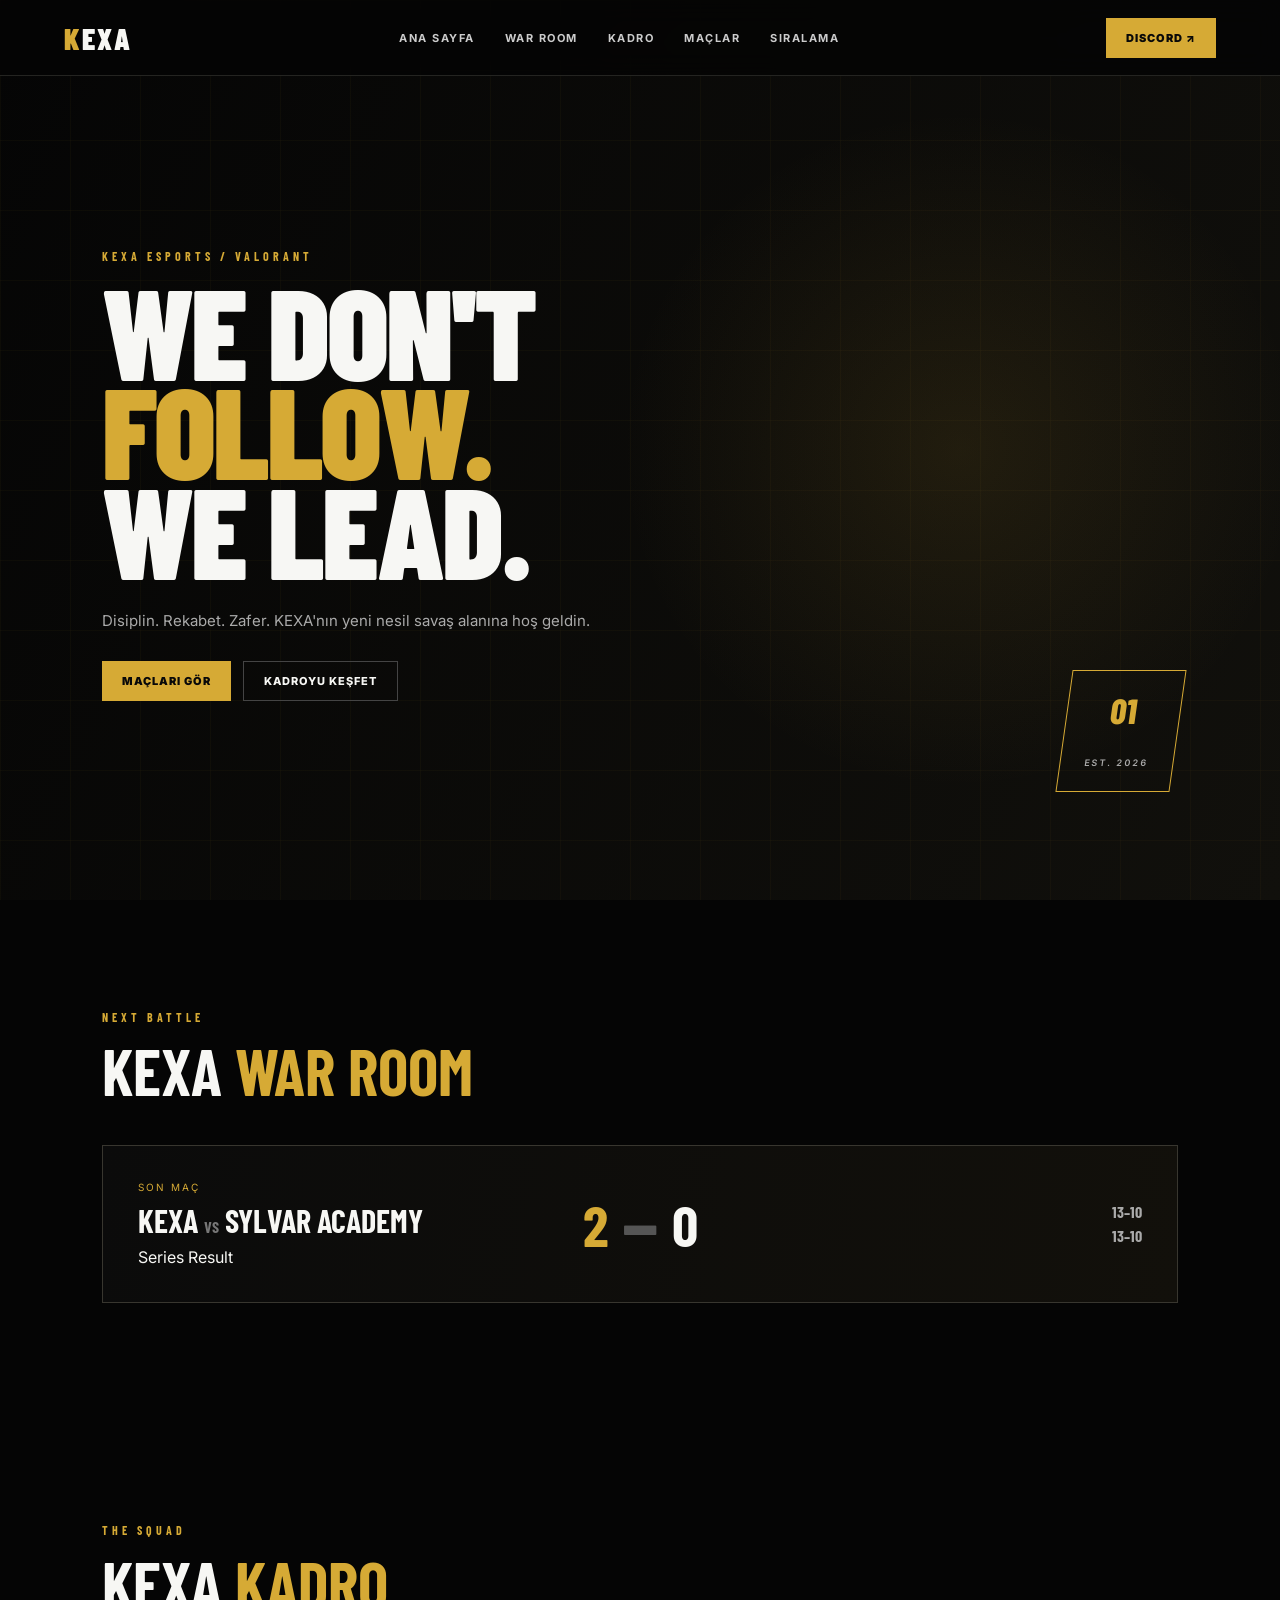
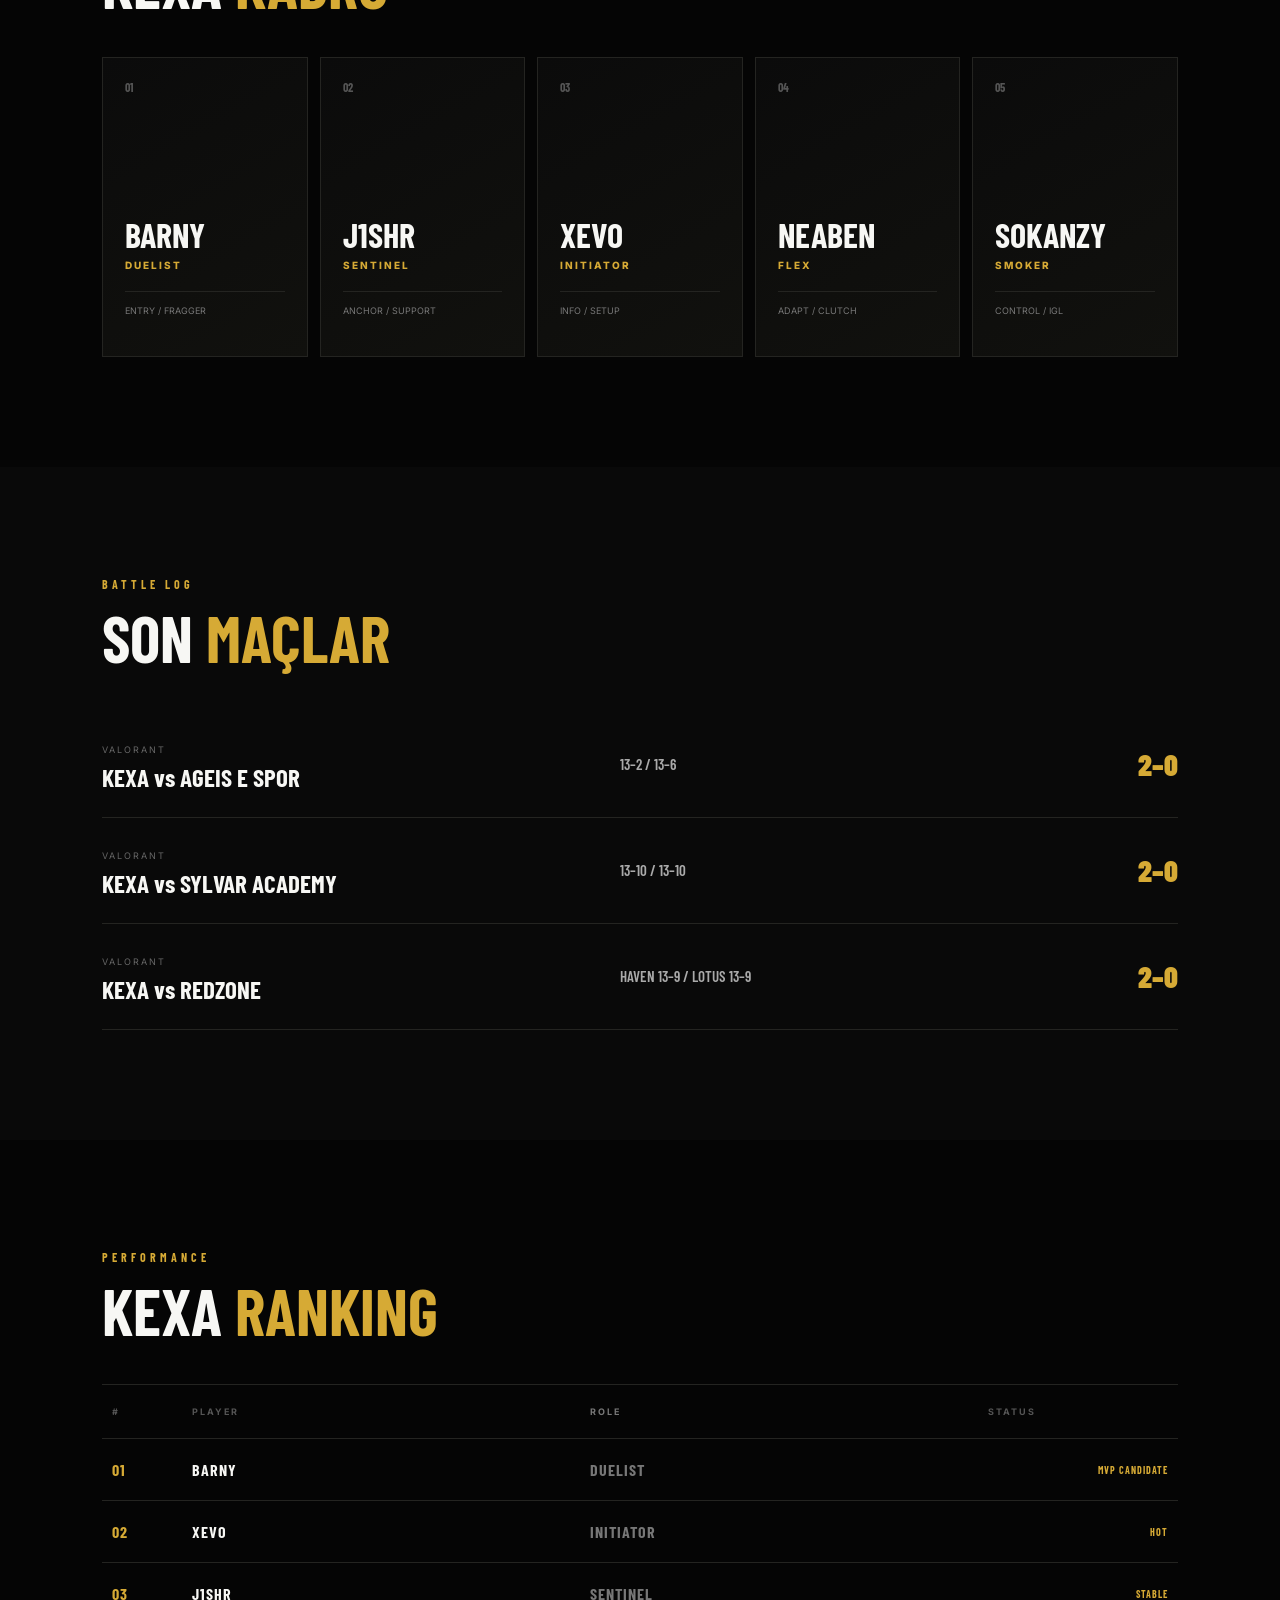
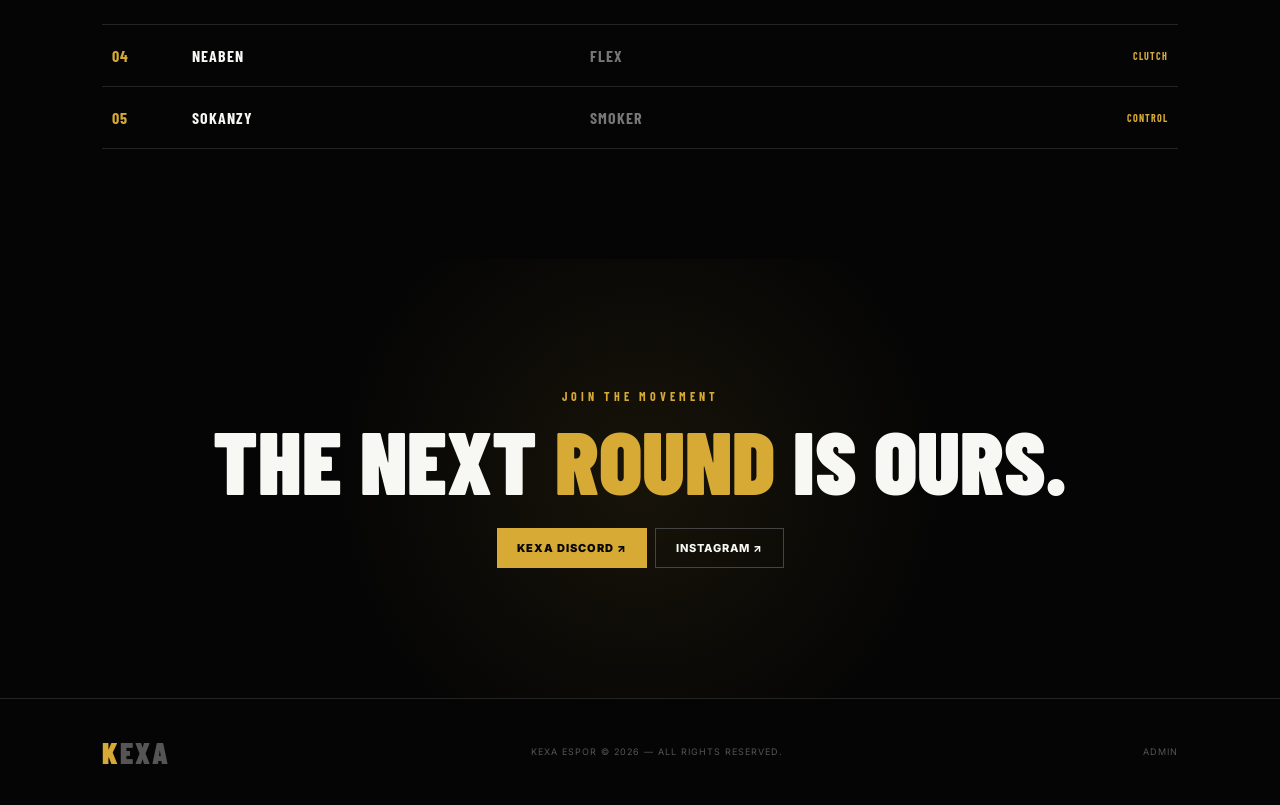
<file: index.html>
<!DOCTYPE html>
<html lang="tr">
<head>
<meta charset="UTF-8">
<meta name="viewport" content="width=device-width, initial-scale=1.0">
<title>KEXA ESPOR — Official</title>
<meta name="description" content="KEXA Espor resmi web sitesi.">
<link rel="stylesheet" href="style.css">
</head>
<body>
<div id="intro"><div class="intro-logo">KEXA</div><div class="intro-line"></div><div class="intro-sub">ESPORTS</div></div>

<header class="nav">
<a class="brand" href="#home"><span>K</span>EXA</a>
<nav><a href="#home">ANA SAYFA</a><a href="#warroom">WAR ROOM</a><a href="#roster">KADRO</a><a href="#matches">MAÇLAR</a><a href="#ranking">SIRALAMA</a></nav>
<a class="nav-btn" href="https://discord.gg/ETbf9zm" target="_blank">DISCORD ↗</a>
</header>

<main>
<section id="home" class="hero"><div class="hero-grid"></div><div class="hero-content">
<p class="eyebrow">KEXA ESPORTS / VALORANT</p><h1>WE DON'T<br><em>FOLLOW.</em><br>WE LEAD.</h1>
<p class="hero-text">Disiplin. Rekabet. Zafer. KEXA'nın yeni nesil savaş alanına hoş geldin.</p>
<div class="hero-actions"><a class="gold-btn" href="#matches">MAÇLARI GÖR</a><a class="ghost-btn" href="#roster">KADROYU KEŞFET</a></div>
</div><div class="hero-badge">01<br><span>EST. 2026</span></div></section>

<section id="warroom" class="section"><div class="section-head"><p class="eyebrow">NEXT BATTLE</p><h2>KEXA <span>WAR ROOM</span></h2></div>
<div class="war-card"><div><div class="match-label">SON MAÇ</div><h3 id="warMatch">KEXA <b>VS</b> SYLVAR ACADEMY</h3><p id="warDesc">Series Result</p></div><div class="score"><strong id="warUs">2</strong><span>—</span><strong id="warThem">0</strong></div><div class="wins" id="warMaps"><span>13–10</span><span>13–10</span></div></div></section>

<section id="roster" class="section"><div class="section-head"><p class="eyebrow">THE SQUAD</p><h2>KEXA <span>KADRO</span></h2></div><div class="roster-grid" id="rosterGrid"></div></section>

<section id="matches" class="section dark"><div class="section-head"><p class="eyebrow">BATTLE LOG</p><h2>SON <span>MAÇLAR</span></h2></div><div class="matches" id="matchesList"></div></section>

<section id="ranking" class="section"><div class="section-head"><p class="eyebrow">PERFORMANCE</p><h2>KEXA <span>RANKING</span></h2></div><div class="ranking" id="rankingList"></div></section>

<section class="cta"><p class="eyebrow">JOIN THE MOVEMENT</p><h2>THE NEXT <span>ROUND</span> IS OURS.</h2><a class="gold-btn" href="https://discord.gg/ETbf9zm" target="_blank">KEXA DISCORD ↗</a><a class="ghost-btn" href="https://instagram.com/kexaespor" target="_blank">INSTAGRAM ↗</a></section>
</main>
<footer><div class="brand"><span>K</span>EXA</div><p>KEXA ESPOR © 2026 — ALL RIGHTS RESERVED.</p><a href="admin.html" class="admin-link">ADMIN</a></footer>
<script src="script.js"></script>
</body>
</html>
</file>
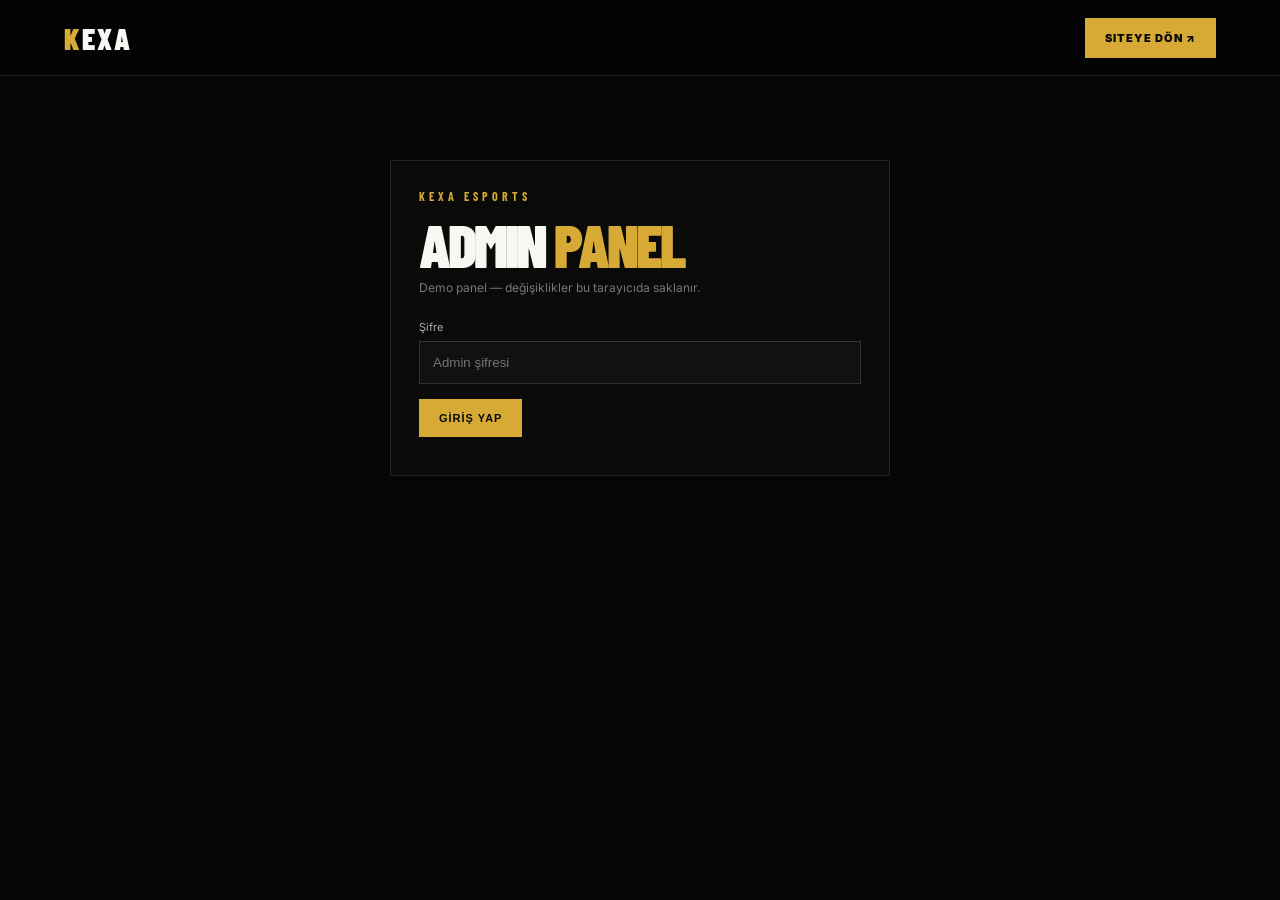
<file: admin.html>
<!DOCTYPE html>
<html lang="tr">
<head><meta charset="UTF-8"><meta name="viewport" content="width=device-width,initial-scale=1.0"><title>KEXA Admin Panel</title><link rel="stylesheet" href="style.css"></head>
<body class="admin-page">
<header class="nav"><a class="brand" href="index.html"><span>K</span>EXA</a><a class="nav-btn" href="index.html">SITEYE DÖN ↗</a></header>
<main class="admin-wrap">
<div id="loginBox" class="admin-card login-card"><p class="eyebrow">KEXA ESPORTS</p><h1>ADMIN <span>PANEL</span></h1><p class="muted">Demo panel — değişiklikler bu tarayıcıda saklanır.</p>
<label>Şifre<input id="password" type="password" placeholder="Admin şifresi"></label><button class="gold-btn" onclick="login()">GİRİŞ YAP</button><p id="loginMsg" class="error"></p></div>

<div id="panel" class="hidden">
<div class="admin-top"><div><p class="eyebrow">CONTROL CENTER</p><h1>KEXA <span>ADMIN</span></h1></div><button class="ghost-btn" onclick="logout()">ÇIKIŞ</button></div>
<div class="admin-grid">
<section class="admin-card"><h2>WAR ROOM</h2><label>Rakip<input id="aOpponent"></label><label>Skor <input id="aScore" placeholder="2-0"></label><label>Haritalar<input id="aMaps" placeholder="13–10, 13–10"></label><button class="gold-btn" onclick="saveWar()">KAYDET</button></section>
<section class="admin-card"><h2>OYUNCU EKLE</h2><label>Oyuncu<input id="pName"></label><label>Rol<input id="pRole"></label><label>Görev<input id="pTask"></label><button class="gold-btn" onclick="addPlayer()">OYUNCU EKLE</button></section>
<section class="admin-card wide"><h2>KADRO</h2><div id="adminPlayers"></div></section>
<section class="admin-card wide"><h2>MAÇ EKLE</h2><div class="form-row"><label>Rakip<input id="mOpponent"></label><label>Haritalar<input id="mMaps"></label><label>Seri Skoru<input id="mScore"></label></div><button class="gold-btn" onclick="addMatch()">MAÇ EKLE</button><div id="adminMatches"></div></section>
<section class="admin-card wide"><h2>SIRALAMA</h2><div id="adminRanking"></div></section>
</div>
</div></main>
<script src="admin.js"></script>
</body></html>
</file>
<file: style.css>
@import url('https://fonts.googleapis.com/css2?family=Barlow+Condensed:wght@400;500;600;700;800;900&family=Inter:wght@400;500;600;700&display=swap');
:root{--black:#050505;--black2:#0b0b0b;--white:#f7f7f4;--gold:#d6aa35;--gold2:#f1ce69;--muted:#9a9a95;--line:#242421}*{box-sizing:border-box;margin:0;padding:0}html{scroll-behavior:smooth}body{background:var(--black);color:var(--white);font-family:Inter,Arial,sans-serif}a{color:inherit;text-decoration:none}.nav{height:76px;display:flex;align-items:center;justify-content:space-between;padding:0 5vw;border-bottom:1px solid var(--line);position:fixed;top:0;width:100%;z-index:20;background:rgba(5,5,5,.9);backdrop-filter:blur(14px)}.brand{font:900 30px 'Barlow Condensed';letter-spacing:2px}.brand span,h1 span,h2 span{color:var(--gold)}nav{display:flex;gap:30px}nav a{font-size:11px;font-weight:700;letter-spacing:1.5px;color:#ccc}nav a:hover{color:var(--gold)}.nav-btn,.gold-btn{background:var(--gold);color:#090909;padding:13px 20px;font-size:11px;font-weight:900;letter-spacing:1px;display:inline-block;border:0;cursor:pointer}.ghost-btn{background:transparent;color:var(--white);border:1px solid #444;padding:12px 20px;font-size:11px;font-weight:800;letter-spacing:1px;cursor:pointer}.eyebrow{font:700 12px 'Barlow Condensed';letter-spacing:4px;color:var(--gold);margin-bottom:18px}h1,h2,h3{font-family:'Barlow Condensed',sans-serif}.hero{min-height:100vh;display:flex;align-items:center;position:relative;overflow:hidden;padding:110px 8vw 60px;background:radial-gradient(circle at 75% 50%,rgba(214,170,53,.1),transparent 32%),linear-gradient(115deg,#050505,#11100c)}.hero-grid{position:absolute;inset:0;opacity:.12;background-image:linear-gradient(rgba(214,170,53,.3) 1px,transparent 1px),linear-gradient(90deg,rgba(214,170,53,.3) 1px,transparent 1px);background-size:70px 70px}.hero-content{position:relative;z-index:2}h1{font-size:clamp(72px,10vw,150px);line-height:.78;letter-spacing:-3px;font-weight:900}h1 em{font-style:normal;color:var(--gold)}.hero-text{max-width:520px;color:#aaa;margin:28px 0;font-size:15px;line-height:1.7}.hero-actions{display:flex;gap:12px}.hero-badge{position:absolute;right:8vw;bottom:12vh;border:1px solid var(--gold);padding:18px 24px;text-align:center;font:800 35px 'Barlow Condensed';color:var(--gold);transform:skew(-8deg)}.hero-badge span{font:600 9px Inter;color:#aaa;letter-spacing:2px}.section{padding:110px 8vw}.section.dark{background:#090909}.section-head{margin-bottom:45px}.section-head h2{font-size:64px;line-height:.9}.war-card{border:1px solid #38362f;padding:35px;display:grid;grid-template-columns:1fr auto 1fr;gap:30px;align-items:center;background:linear-gradient(100deg,#0b0b0b,#12100b)}.match-label{font-size:10px;color:var(--gold);letter-spacing:2px}.war-card h3{font-size:32px;margin:8px 0}.war-card h3 b{color:#777;font-size:16px}.score{display:flex;gap:15px;align-items:center;font:900 58px 'Barlow Condensed'}.score span{color:#555}.score strong:first-child{color:var(--gold)}.wins{display:flex;flex-direction:column;align-items:flex-end;gap:5px;color:#aaa;font:700 16px 'Barlow Condensed'}.roster-grid{display:grid;grid-template-columns:repeat(5,1fr);gap:12px}.player{min-height:300px;border:1px solid var(--line);padding:22px;position:relative;overflow:hidden;background:linear-gradient(150deg,#0b0b0b,#11110e);transition:.3s}.player:hover{border-color:var(--gold);transform:translateY(-7px)}.num{color:#555;font:700 12px 'Barlow Condensed'}.player h3{font-size:34px;margin-top:120px}.player p{color:var(--gold);font-size:10px;font-weight:800;letter-spacing:2px;margin:4px 0 20px}.role{font-size:9px;color:#777;border-top:1px solid var(--line);padding-top:13px}.matches{display:flex;flex-direction:column}.match{display:grid;grid-template-columns:1fr 1fr auto;align-items:center;padding:25px 0;border-bottom:1px solid var(--line);gap:20px}.match small{color:#666;font-size:9px;letter-spacing:2px}.match h3{font-size:25px;margin-top:5px}.maps{color:#aaa;font:600 15px 'Barlow Condensed'}.match b{font:900 30px 'Barlow Condensed';color:var(--gold)}.ranking{border-top:1px solid var(--line)}.rank-row{display:grid;grid-template-columns:80px 1fr 1fr 180px;padding:21px 10px;border-bottom:1px solid var(--line);align-items:center;font:700 16px 'Barlow Condensed';letter-spacing:1px}.rank-row strong{color:var(--gold)}.rank-row span:nth-child(3){color:#777}.rank-row b{font-size:10px;color:var(--gold);text-align:right}.rank-row.header{font:700 9px Inter;color:#555;letter-spacing:2px}.cta{text-align:center;padding:130px 20px;background:radial-gradient(circle,rgba(214,170,53,.09),transparent 45%)}.cta h2{font:900 clamp(48px,7vw,100px) 'Barlow Condensed';line-height:.85;margin-bottom:30px}.cta .ghost-btn{margin-left:8px}footer{border-top:1px solid var(--line);padding:35px 8vw;display:flex;justify-content:space-between;align-items:center;color:#555;font-size:9px;letter-spacing:1px}.admin-link{color:#555}.admin-wrap{padding:120px 7vw 80px;min-height:100vh}.admin-card{border:1px solid var(--line);background:#0a0a09;padding:28px}.login-card{max-width:500px;margin:40px auto}.login-card h1,.admin-top h1{font-size:60px;margin-bottom:12px}.muted{color:#777;font-size:12px;margin-bottom:25px}label{display:flex;flex-direction:column;gap:7px;color:#aaa;font-size:11px;margin-bottom:15px}input{background:#111;color:#fff;border:1px solid #333;padding:13px;outline:none}input:focus{border-color:var(--gold)}.admin-top{display:flex;justify-content:space-between;align-items:center;margin-bottom:40px}.admin-grid{display:grid;grid-template-columns:1fr 1fr;gap:15px}.admin-card h2{font:800 28px 'Barlow Condensed';margin-bottom:22px}.wide{grid-column:1/-1}.form-row{display:grid;grid-template-columns:1fr 1fr 1fr;gap:12px}.admin-item{display:flex;justify-content:space-between;align-items:center;padding:14px 0;border-bottom:1px solid var(--line);font-size:12px;color:#aaa}.admin-item button{background:transparent;color:#b66;border:1px solid #422;padding:7px 10px;font-size:9px;cursor:pointer}.hidden{display:none}.error{color:#c77;margin-top:10px;font-size:11px}#intro{position:fixed;inset:0;background:#050505;z-index:100;display:flex;align-items:center;justify-content:center;flex-direction:column;animation:introOut .7s ease 2.2s forwards}.intro-logo{font:900 110px 'Barlow Condensed';letter-spacing:10px}.intro-logo:first-letter{color:var(--gold)}.intro-line{width:180px;height:2px;background:var(--gold);margin:10px 0}.intro-sub{font-size:10px;letter-spacing:8px;color:#777}@keyframes introOut{to{opacity:0;visibility:hidden;pointer-events:none}}@media(max-width:850px){nav{display:none}.nav{padding:0 20px}.hero{padding:120px 25px 70px}.hero-badge{right:25px;bottom:30px;transform:scale(.7)}h1{font-size:72px}.section{padding:80px 20px}.section-head h2{font-size:52px}.war-card{grid-template-columns:1fr;text-align:center}.wins{align-items:center}.roster-grid{grid-template-columns:1fr 1fr}.player{min-height:240px}.player h3{margin-top:70px}.match{grid-template-columns:1fr auto}.maps{grid-column:1}.rank-row{grid-template-columns:45px 1fr 90px}.rank-row span:nth-child(3){display:none}.form-row,.admin-grid{grid-template-columns:1fr}.wide{grid-column:auto}footer{flex-direction:column;gap:15px;text-align:center}}@media(max-width:500px){.roster-grid{grid-template-columns:1fr}.player h3{margin-top:100px}.intro-logo{font-size:80px}}
</file>
